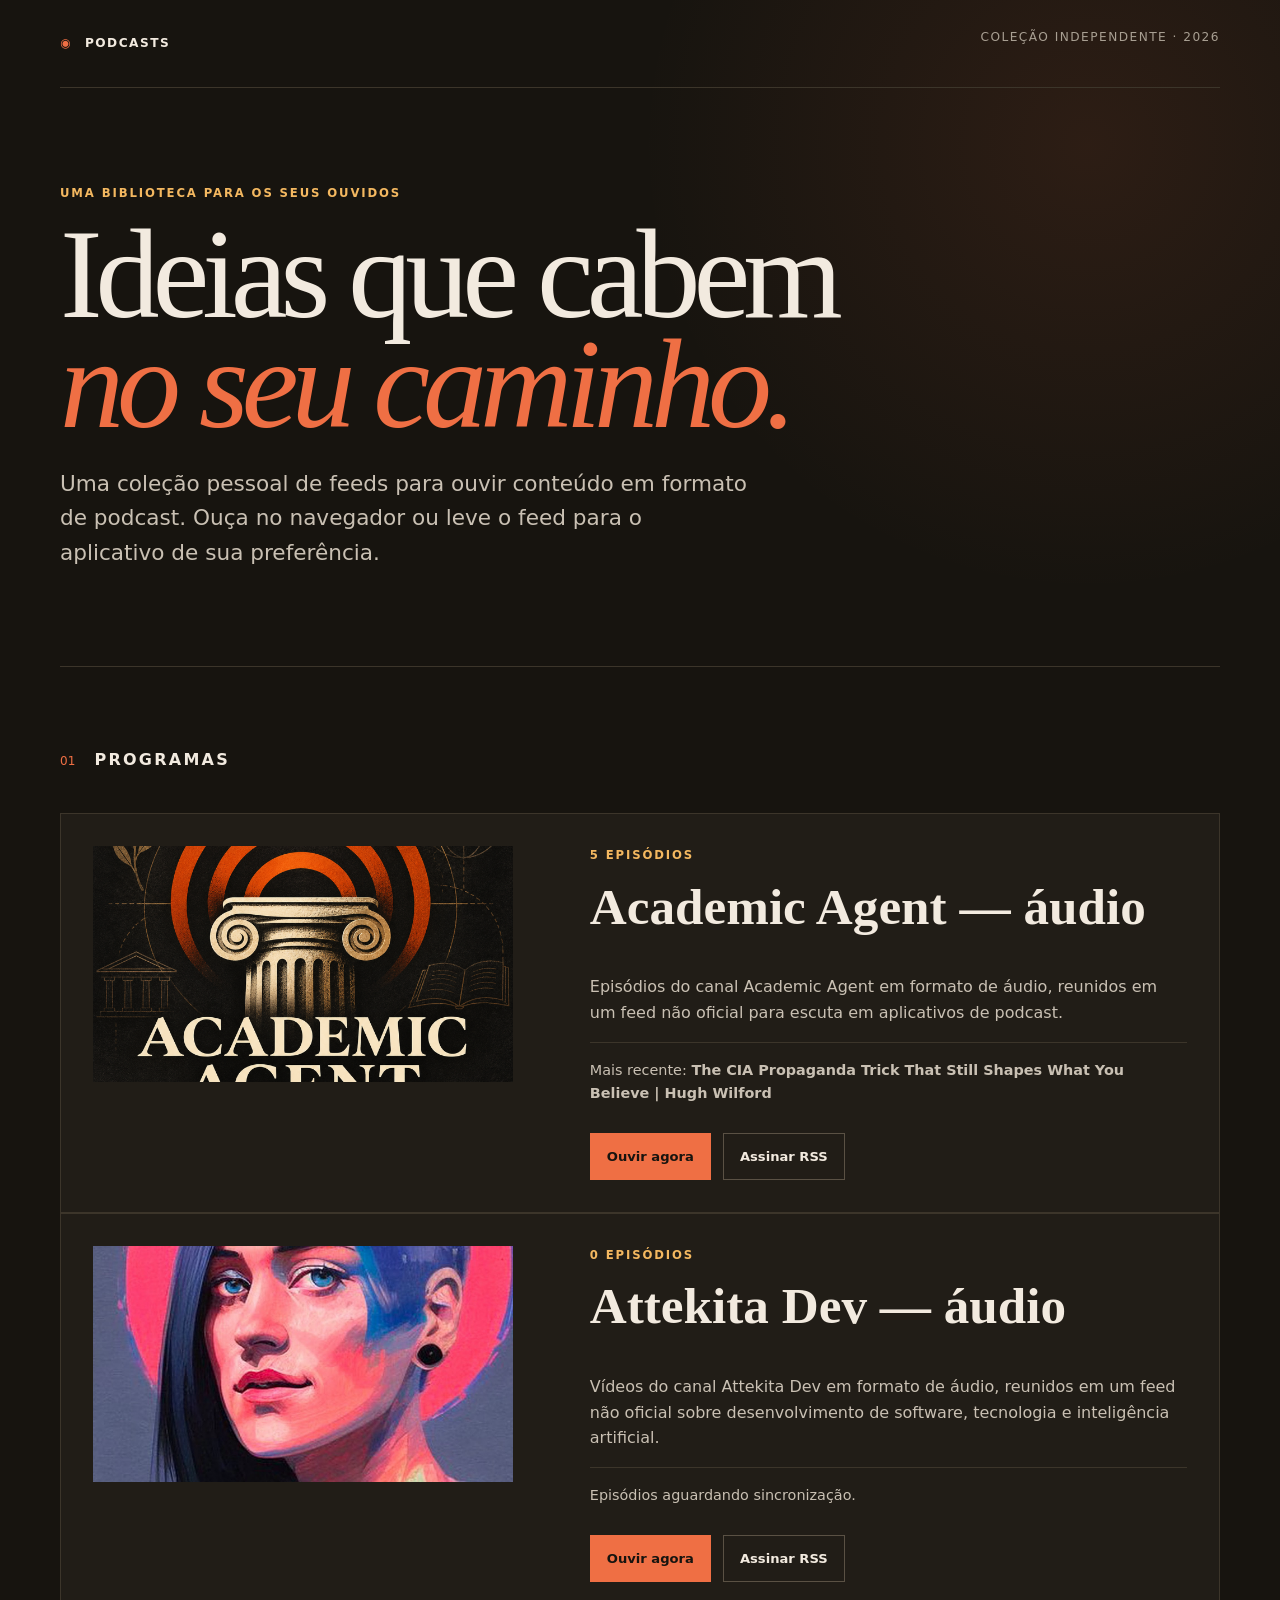
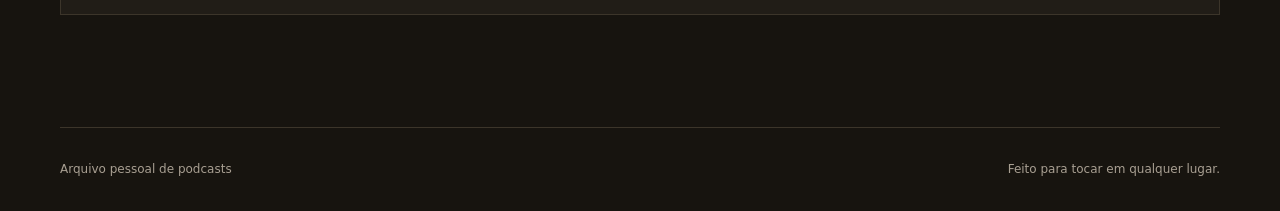
<file: index.html>
<!doctype html>
<html lang="pt-BR">
<head>
  <meta charset="utf-8">
  <meta name="viewport" content="width=device-width, initial-scale=1">
  <meta name="description" content="Uma coleção pessoal de feeds para ouvir conteúdo em formato de podcast.">
  <meta name="theme-color" content="#17140f">
  <title>Podcasts</title>
  <link rel="stylesheet" href="assets/style.css">
</head>
<body>
  <a class="skip-link" href="#conteudo">Ir para o conteúdo</a>
  
  <header class="masthead">
    <a class="brand" href="./" aria-label="Podcasts — início"><span class="signal">◉</span> PODCASTS</a>
    <p class="edition">coleção independente · 2026</p>
  </header>
  <main id="conteudo">
    <section class="hero">
      <p class="kicker">Uma biblioteca para os seus ouvidos</p>
      <h1>Ideias que cabem<br><em>no seu caminho.</em></h1>
      <p class="intro">Uma coleção pessoal de feeds para ouvir conteúdo em formato de podcast. Ouça no navegador ou leve o feed para o aplicativo de sua preferência.</p>
    </section>
    <section class="catalog" aria-labelledby="catalog-title">
      <div class="section-heading"><span>01</span><h2 id="catalog-title">Programas</h2></div>
      
        <article class="show-card">
          <a class="cover-link" href="podcasts/academic-agent/">
            <img src="podcasts/academic-agent/media/artwork.png" alt="Capa de Academic Agent — áudio">
          </a>
          <div class="show-copy">
            <p class="eyebrow">5 episódios</p>
            <h2><a href="podcasts/academic-agent/">Academic Agent — áudio</a></h2>
            <p>Episódios do canal Academic Agent em formato de áudio, reunidos em um feed não oficial para escuta em aplicativos de podcast.</p>
            <p class='latest'>Mais recente: <strong>The CIA Propaganda Trick That Still Shapes What You Believe | Hugh Wilford</strong></p>
            <div class="actions">
              <a class="button primary" href="podcasts/academic-agent/">Ouvir agora</a>
              <a class="button" href="podcasts/academic-agent/feed.xml">Assinar RSS</a>
            </div>
          </div>
        </article>
        <article class="show-card">
          <a class="cover-link" href="podcasts/attekita-dev/">
            <img src="podcasts/attekita-dev/media/artwork.png" alt="Capa de Attekita Dev — áudio">
          </a>
          <div class="show-copy">
            <p class="eyebrow">0 episódios</p>
            <h2><a href="podcasts/attekita-dev/">Attekita Dev — áudio</a></h2>
            <p>Vídeos do canal Attekita Dev em formato de áudio, reunidos em um feed não oficial sobre desenvolvimento de software, tecnologia e inteligência artificial.</p>
            <p class='latest'>Episódios aguardando sincronização.</p>
            <div class="actions">
              <a class="button primary" href="podcasts/attekita-dev/">Ouvir agora</a>
              <a class="button" href="podcasts/attekita-dev/feed.xml">Assinar RSS</a>
            </div>
          </div>
        </article>
    </section>
  </main>
  <footer><span>Arquivo pessoal de podcasts</span><span>Feito para tocar em qualquer lugar.</span></footer>
</body>
</html>
</file>
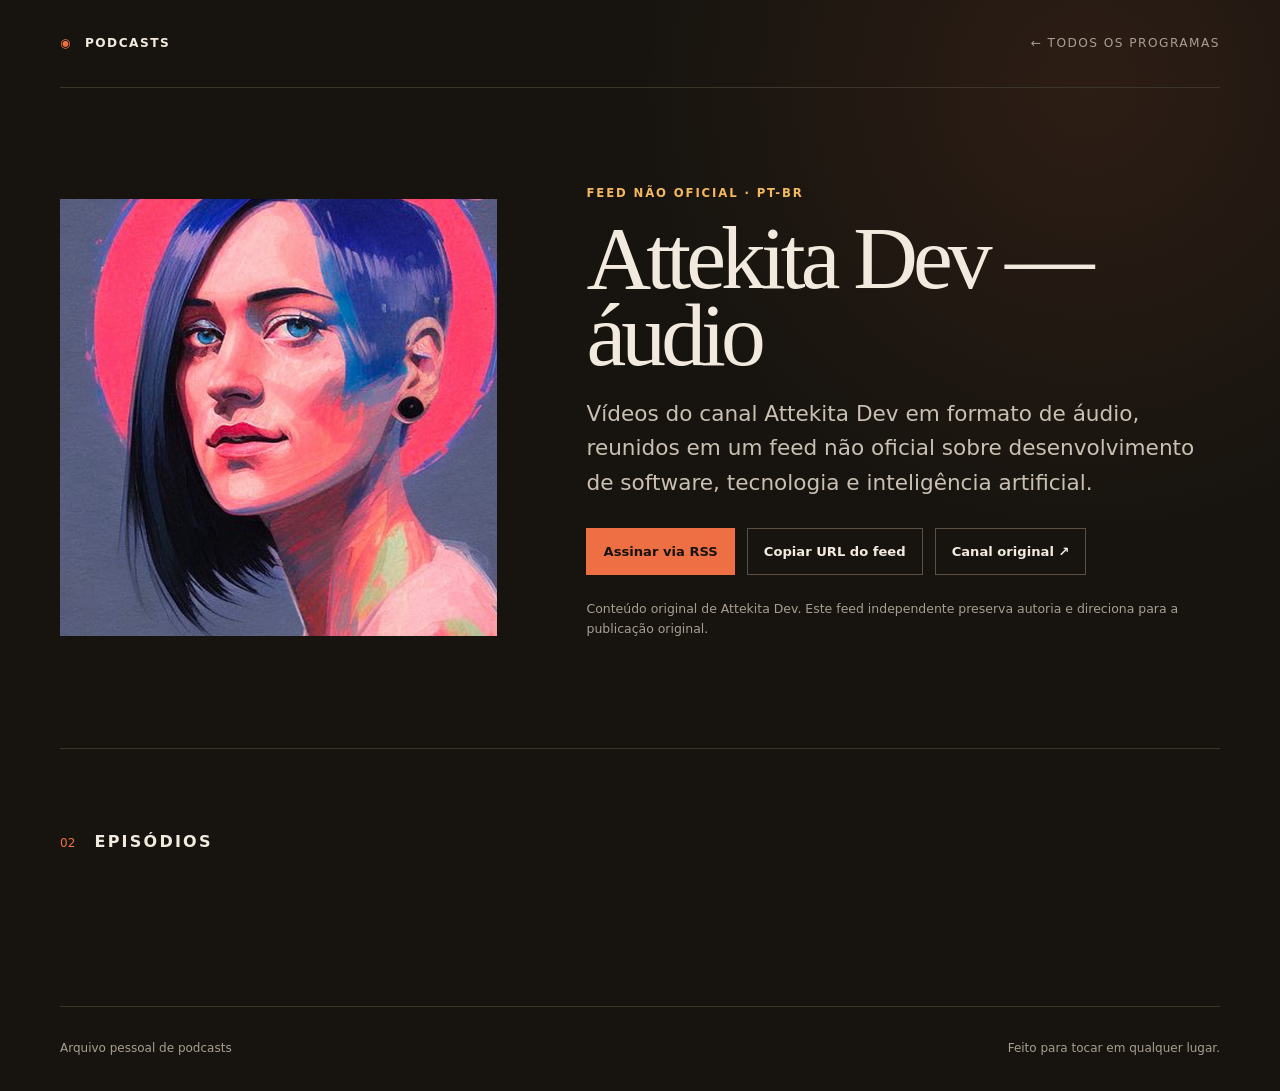
<file: podcasts/attekita-dev/index.html>
<!doctype html>
<html lang="pt-BR">
<head>
  <meta charset="utf-8">
  <meta name="viewport" content="width=device-width, initial-scale=1">
  <meta name="description" content="Vídeos do canal Attekita Dev em formato de áudio, reunidos em um feed não oficial sobre desenvolvimento de software, tecnologia e inteligência artificial.">
  <meta name="theme-color" content="#17140f">
  <title>Attekita Dev — áudio</title>
  <link rel="stylesheet" href="../../assets/style.css">
</head>
<body>
  <a class="skip-link" href="#conteudo">Ir para o conteúdo</a>
  
  <header class="masthead">
    <a class="brand" href="../../"><span class="signal">◉</span> PODCASTS</a>
    <a class="back" href="../../">← Todos os programas</a>
  </header>
  <main id="conteudo">
    <section class="podcast-hero">
      <img src="media/artwork.png" alt="Capa de Attekita Dev — áudio">
      <div>
        <p class="kicker">Feed não oficial · PT-BR</p>
        <h1>Attekita Dev — áudio</h1>
        <p class="intro">Vídeos do canal Attekita Dev em formato de áudio, reunidos em um feed não oficial sobre desenvolvimento de software, tecnologia e inteligência artificial.</p>
        <div class="actions">
          <a class="button primary" href="feed.xml">Assinar via RSS</a>
          <button class="button" type="button" data-copy="https://brunosprak.github.io/podcasts/podcasts/attekita-dev/feed.xml">Copiar URL do feed</button>
          <a class="button" href="https://www.youtube.com/channel/UCetRsdZxDQDcgVDJd6erz6g" target="_blank" rel="noopener">Canal original ↗</a>
        </div>
        <p class="disclaimer">Conteúdo original de Attekita Dev. Este feed independente preserva autoria e direciona para a publicação original.</p>
      </div>
    </section>
    <section class="episodes" aria-labelledby="episodes-title">
      <div class="section-heading"><span>02</span><h2 id="episodes-title">Episódios</h2></div>
      
    </section>
  </main>
  <script src="../../assets/site.js"></script>
  <script type="application/ld+json">{"@context": "https://schema.org", "@type": "PodcastSeries", "name": "Attekita Dev — áudio", "description": "Vídeos do canal Attekita Dev em formato de áudio, reunidos em um feed não oficial sobre desenvolvimento de software, tecnologia e inteligência artificial.", "url": "https://brunosprak.github.io/podcasts/podcasts/attekita-dev/", "webFeed": "https://brunosprak.github.io/podcasts/podcasts/attekita-dev/feed.xml", "author": {"@type": "Person", "name": "Attekita Dev"}}</script>
  <footer><span>Arquivo pessoal de podcasts</span><span>Feito para tocar em qualquer lugar.</span></footer>
</body>
</html>
</file>
<file: assets/style.css>
:root {
  color-scheme: dark;
  --ink: #f2eadf;
  --muted: #a89f92;
  --paper: #17140f;
  --panel: #211d17;
  --line: #3c352a;
  --accent: #ef6f44;
  --accent-soft: #f4b860;
  --max: 1160px;
}

* { box-sizing: border-box; }
html { scroll-behavior: smooth; }
body {
  margin: 0;
  color: var(--ink);
  background: radial-gradient(circle at 85% 8%, rgba(239, 111, 68, .10), transparent 28rem), var(--paper);
  font-family: Inter, ui-sans-serif, system-ui, -apple-system, BlinkMacSystemFont, "Segoe UI", sans-serif;
  line-height: 1.6;
}
a { color: inherit; }
img { display: block; max-width: 100%; }
.skip-link { position: fixed; left: 1rem; top: -5rem; z-index: 20; padding: .7rem 1rem; background: var(--ink); color: var(--paper); }
.skip-link:focus { top: 1rem; }
.masthead, main, footer { width: min(calc(100% - 2.5rem), var(--max)); margin-inline: auto; }
.masthead { min-height: 88px; display: flex; align-items: center; justify-content: space-between; border-bottom: 1px solid var(--line); font-size: .76rem; letter-spacing: .12em; text-transform: uppercase; }
.brand { font-weight: 800; text-decoration: none; }
.signal { color: var(--accent); margin-right: .45rem; }
.edition, .back { color: var(--muted); }
.back { text-decoration: none; }
.back:hover { color: var(--ink); }
.hero { min-height: 64vh; display: grid; align-content: center; padding: 6rem 0; border-bottom: 1px solid var(--line); }
.kicker, .eyebrow, .episode-meta { margin: 0 0 1rem; color: var(--accent-soft); font-size: .73rem; font-weight: 750; letter-spacing: .16em; text-transform: uppercase; }
h1, h2, p { margin-top: 0; }
.hero h1, .podcast-hero h1 { max-width: 950px; margin-bottom: 1.75rem; font-family: Georgia, "Times New Roman", serif; font-size: clamp(3.8rem, 10vw, 8.6rem); font-weight: 400; letter-spacing: -.055em; line-height: .86; }
.hero h1 em { color: var(--accent); font-weight: 400; }
.intro { max-width: 690px; margin-bottom: 0; color: #c9c0b3; font-size: clamp(1.05rem, 2vw, 1.35rem); }
.catalog, .episodes { padding: 5rem 0 7rem; }
.section-heading { display: flex; align-items: baseline; gap: 1.2rem; margin-bottom: 2.5rem; }
.section-heading span { color: var(--accent); font-size: .75rem; }
.section-heading h2 { margin: 0; font-size: 1rem; letter-spacing: .14em; text-transform: uppercase; }
.show-card { display: grid; grid-template-columns: minmax(220px, 420px) 1fr; gap: clamp(2rem, 6vw, 6rem); padding: 2rem; background: var(--panel); border: 1px solid var(--line); }
.cover-link { align-self: start; overflow: hidden; }
.cover-link img { width: 100%; aspect-ratio: 16 / 9; object-fit: cover; transition: transform .4s ease; }
.cover-link:hover img { transform: scale(1.025); }
.show-copy { align-self: center; }
.show-copy h2 { font-family: Georgia, serif; font-size: clamp(2rem, 4vw, 3.4rem); line-height: 1; }
.show-copy h2 a { text-decoration: none; }
.show-copy > p:not(.eyebrow) { color: #c9c0b3; }
.latest { padding-top: 1rem; border-top: 1px solid var(--line); font-size: .9rem; }
.actions { display: flex; flex-wrap: wrap; gap: .75rem; margin-top: 1.75rem; }
.button { appearance: none; padding: .75rem 1rem; color: var(--ink); background: transparent; border: 1px solid #5a5144; border-radius: 0; font: inherit; font-size: .82rem; font-weight: 700; text-decoration: none; cursor: pointer; }
.button:hover, .button:focus-visible { border-color: var(--ink); }
.button.primary { color: #17140f; background: var(--accent); border-color: var(--accent); }
.button.primary:hover { background: #ff8358; }
.podcast-hero { display: grid; grid-template-columns: minmax(280px, 1fr) 1.45fr; gap: clamp(2.5rem, 7vw, 7rem); align-items: center; padding: 6rem 0; border-bottom: 1px solid var(--line); }
.podcast-hero > img { width: 100%; aspect-ratio: 1; object-fit: cover; }
.podcast-hero h1 { margin-bottom: 1.5rem; font-size: clamp(3.2rem, 7vw, 6.8rem); }
.disclaimer { margin-top: 1.5rem; color: var(--muted); font-size: .78rem; }
.episode { display: grid; grid-template-columns: 74px minmax(0, 780px); gap: 1.5rem; padding: 2.5rem 0; border-top: 1px solid var(--line); }
.episode-number { color: var(--accent); font-family: Georgia, serif; font-size: 2rem; }
.episode h2 { font-family: Georgia, serif; font-size: clamp(1.75rem, 4vw, 2.8rem); line-height: 1.12; }
.episode p:not(.episode-meta) { color: #c9c0b3; }
.episode audio { width: 100%; margin-top: 1rem; accent-color: var(--accent); }
.episode-links { display: flex; gap: 1.5rem; margin-top: 1rem; font-size: .8rem; font-weight: 700; }
.episode-links a { text-underline-offset: .2rem; }
footer { display: flex; justify-content: space-between; gap: 1rem; padding: 2rem 0; color: var(--muted); border-top: 1px solid var(--line); font-size: .75rem; }

@media (max-width: 760px) {
  .edition { display: none; }
  .hero { min-height: 56vh; }
  .hero h1 { font-size: clamp(3.5rem, 18vw, 6rem); }
  .show-card, .podcast-hero { grid-template-columns: 1fr; }
  .show-card { padding: 1rem; }
  .podcast-hero { padding: 3rem 0; }
  .podcast-hero > img { aspect-ratio: 16 / 9; }
  .episode { grid-template-columns: 44px minmax(0, 1fr); }
  footer { flex-direction: column; }
}

@media (prefers-reduced-motion: reduce) {
  *, *::before, *::after { scroll-behavior: auto !important; transition: none !important; }
}
</file>
